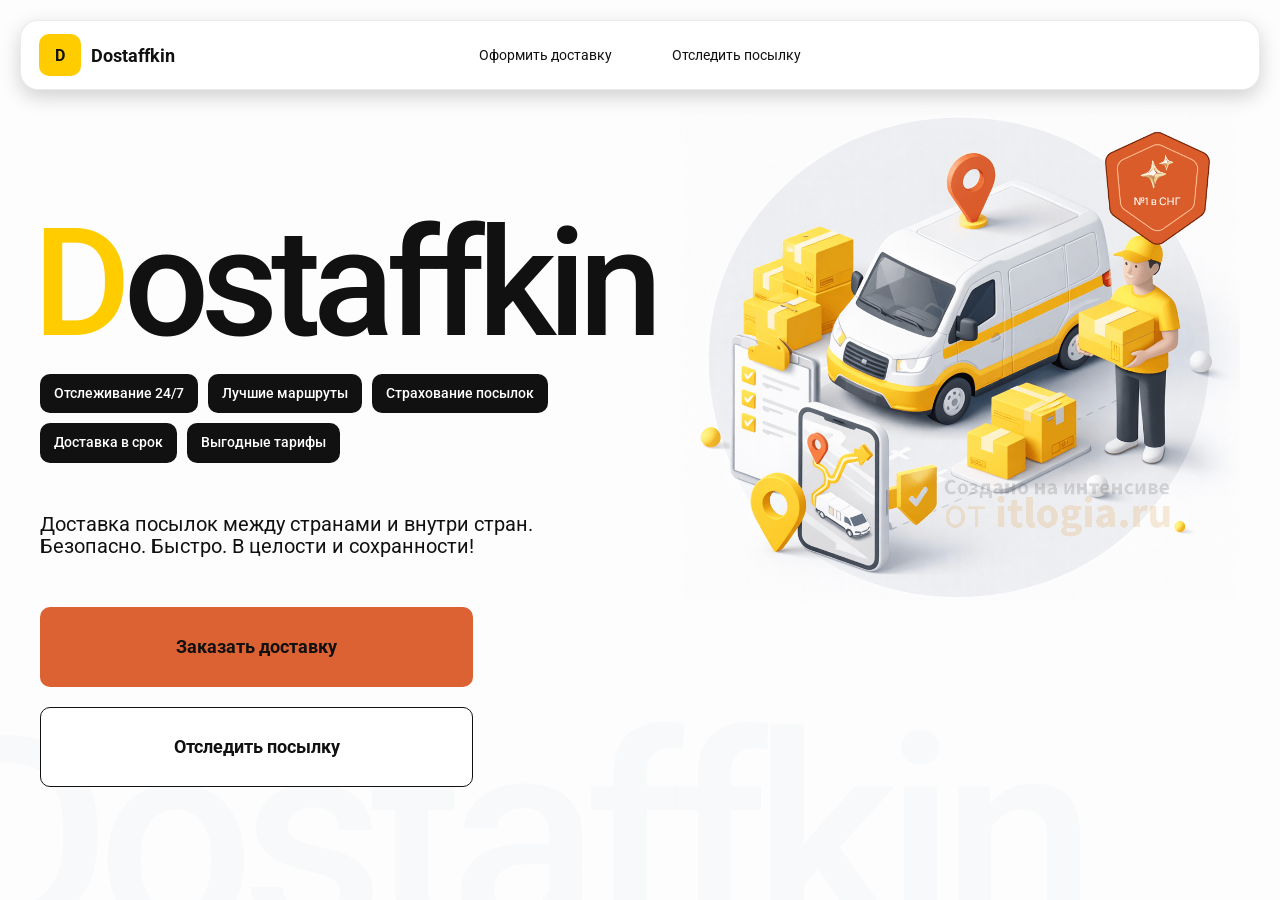
<file: index.html>
<!doctype html>
<html lang="ru">

<head>
    <meta charset="utf-8" />
    <meta name="viewport" content="width=device-width,initial-scale=1,maximum-scale=1,user-scalable=0" />
    <title>Dostaffkin — Доставка посылок между странами и внутри стран. Безопасно. Быстро. В целости и сохранности!
    </title>

    <link rel="stylesheet" href="styles/base.css" />
    <link rel="stylesheet" href="styles/base_adaptive.css" />
    <link rel="stylesheet" href="styles/index.css" />
    <link rel="stylesheet" href="styles/index_adaptive.css" />
</head>

<body>
    <div class="container">
        <header class="header">
            <a class="header-brand" href="#">
                <div class="header-logo">D</div>
                <div class="header-title">Dostaffkin</div>
            </a>
            <nav class="header-menu">
                <a class="header-link" href="./order.html">Оформить <span>доставку</span></a>
                <a class="header-link" href="./track.html">Отследить <span>посылку</span></a>
            </nav>
        </header>
        <main class="main">
            <section class="main-info">
                <div class="main-title">
                    <span>D</span>ostaffkin
                </div>
                <div class="main-features">
                    <div class="main-feature">Отслеживание 24/7</div>
                    <div class="main-feature">Лучшие маршруты</div>
                    <div class="main-feature">Страхование посылок</div>
                    <div class="main-feature">Доставка в срок</div>
                    <div class="main-feature">Выгодные тарифы</div>
                </div>
                <div class="main-description">
                    Доставка посылок между странами и внутри стран.
                    Безопасно. Быстро. В целости и сохранности!
                </div>
                <div class="main-actions">
                    <a class="button" type="button" href="./order.html">Заказать доставку</a>
                    <a class="button button-white" type="button" href="./track.html">Отследить посылку</a>
                </div>
            </section>
            <div class="main-title-ghost">Dostaffkin</div>
            <section class="main-image">
                <img src="images/main-image.png" alt="Main image" />
            </section>
        </main>
    </div>
</body>

</html>
</file>
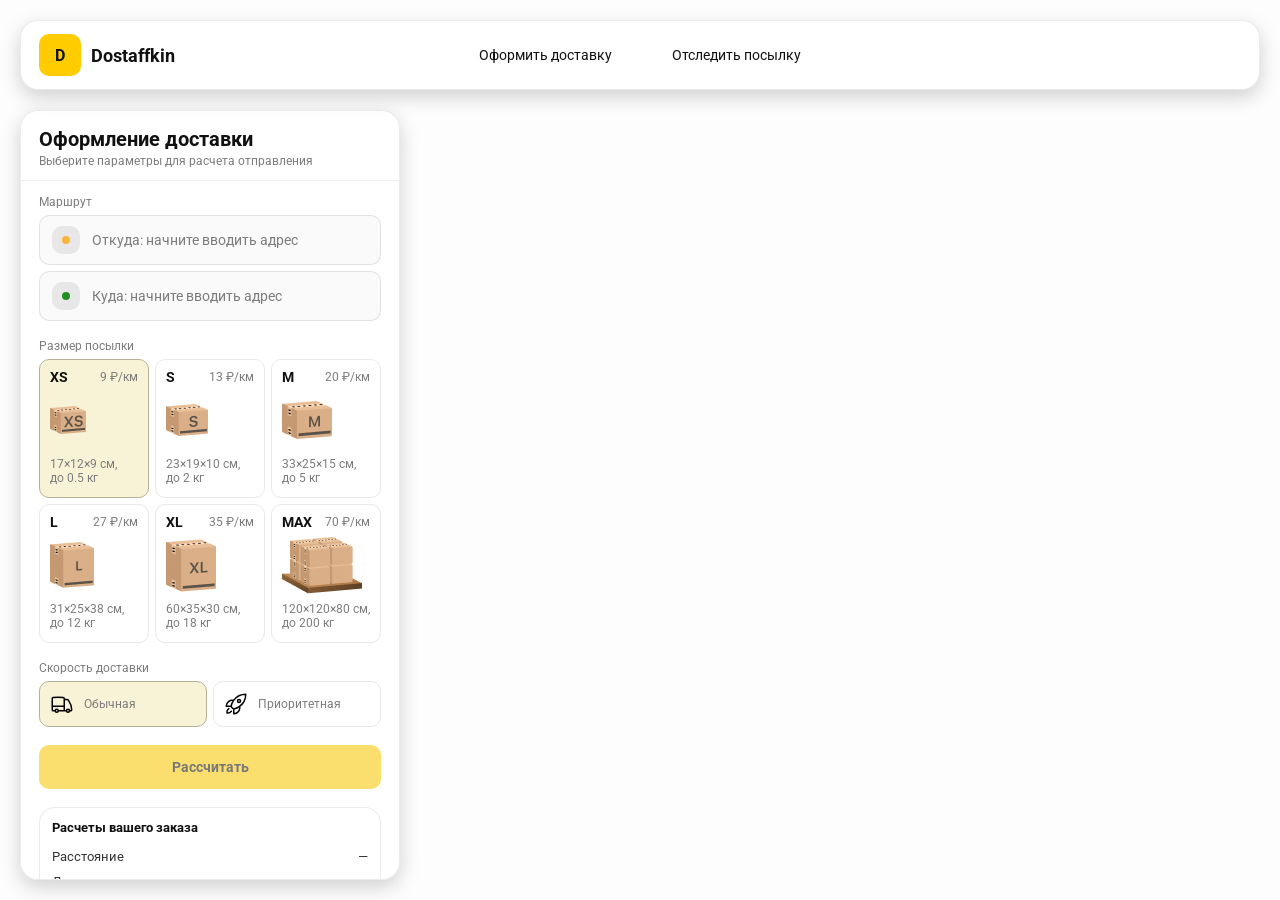
<file: order.html>
<!doctype html>
<html lang="ru">

<head>
    <meta charset="utf-8" />
    <meta name="viewport" content="width=device-width,initial-scale=1,maximum-scale=1,user-scalable=0" />
    <title>Оформление доставки</title>

    <link rel="stylesheet" href="styles/base.css" />
    <link rel="stylesheet" href="styles/base_adaptive.css" />

    <link rel="stylesheet" href="styles/order.css" />
    <link rel="stylesheet" href="styles/order_adaptive.css" />

    <script src="https://api-maps.yandex.ru/2.1/?lang=ru_RU&apikey=2f3e536b-346d-4500-8c23-6933c6b5b1ba&suggest_apikey=f9b94520-c6e2-4ec6-ab2f-d0bc303a9689" type="text/javascript"></script>
</head>

<body>

    <div id="map"></div>

    <header class="header">
        <a class="header-brand" href="./index.html">
            <div class="header-logo">D</div>
            <div class="header-title">Dostaffkin</div>
        </a>
        <nav class="header-menu">
            <a class="header-link" href="#">Оформить <span>доставку</span></a>
            <a class="header-link" href="./track.html">Отследить <span>посылку</span></a>
        </nav>
    </header>

    <aside class="main" id="sidebar">

        <div class="main-header">
            <div class="main-title">Оформление доставки</div>
            <div class="main-text">Выберите параметры для расчета отправления</div>
        </div>

        <div class="main-content">
            <div class="main-route">
                <div class="main-block-title">Маршрут</div>
                <div class="main-fields">
                    <div class="main-field" id="fromField">
                        <div class="main-pin"></div>
                        <input id="from" placeholder="Откуда: начните вводить адрес" autocomplete="off" />
                        <div class="main-ac" id="fromAc" role="listbox" aria-label="Подсказки адресов"></div>
                    </div>

                    <div class="main-field" id="toField">
                        <div class="main-pin"></div>
                        <input id="to" placeholder="Куда: начните вводить адрес" autocomplete="off" />
                        <div class="main-ac" id="toAc" role="listbox" aria-label="Подсказки адресов"></div>
                    </div>
                </div>
            </div>

            <div class="main-package">
                <div class="main-block-title">Размер посылки</div>

                <div class="main-sizes">
                    <div class="main-size-card is-active" data-value="xs">
                        <div class="main-size-top">
                            <div class="main-size-label">XS</div>
                            <div class="main-size-rate">9 ₽/км</div>
                        </div>
                        <div class="main-size-media">
                            <img src="images/sizes/xs.png" alt="Короб XS" />
                        </div>
                        <div class="main-size-description">17×12×9 см,<br>до 0.5 кг</div>
                    </div>

                    <div class="main-size-card" data-value="s">
                        <div class="main-size-top">
                            <div class="main-size-label">S</div>
                            <div class="main-size-rate">13 ₽/км</div>
                        </div>
                        <div class="main-size-media">
                            <img src="images/sizes/s.png" alt="Короб S" />
                        </div>
                        <div class="main-size-description">23×19×10 см,<br>до 2 кг</div>
                    </div>

                    <div class="main-size-card" data-value="m">
                        <div class="main-size-top">
                            <div class="main-size-label">M</div>
                            <div class="main-size-rate">20 ₽/км</div>
                        </div>
                        <div class="main-size-media">
                            <img src="images/sizes/m.png" alt="Короб M" />
                        </div>
                        <div class="main-size-description">33×25×15 см,<br>до 5 кг</div>
                    </div>

                    <div class="main-size-card" data-value="l">
                        <div class="main-size-top">
                            <div class="main-size-label">L</div>
                            <div class="main-size-rate">27 ₽/км</div>
                        </div>
                        <div class="main-size-media">
                            <img src="images/sizes/l.png" alt="Короб L" />
                        </div>
                        <div class="main-size-description">31×25×38 см,<br>до 12 кг</div>
                    </div>

                    <div class="main-size-card" data-value="xl">
                        <div class="main-size-top">
                            <div class="main-size-label">XL</div>
                            <div class="main-size-rate">35 ₽/км</div>
                        </div>
                        <div class="main-size-media">
                            <img src="images/sizes/xl.png" alt="Короб XL" />
                        </div>
                        <div class="main-size-description">60×35×30 см,<br>до 18 кг</div>
                    </div>

                    <div class="main-size-card" data-value="max">
                        <div class="main-size-top">
                            <div class="main-size-label">MAX</div>
                            <div class="main-size-rate">70 ₽/км</div>
                        </div>
                        <div class="main-size-media main-size-media-palleta">
                            <img src="images/sizes/max.png" alt="Паллета" />
                        </div>
                        <div class="main-size-description">120×120×80 см,<br>до 200 кг</div>
                    </div>
                </div>
            </div>

            <div class="main-speed">
                <div class="main-block-title">Скорость доставки</div>

                <div class="main-speeds">
                    <div class="main-speed-card is-active" data-value="regular">
                        <img class="main-speed-media" src="images/icons/regular.svg" alt="Regular" />
                        <div class="main-speed-description">Обычная</div>
                    </div>
                    <div class="main-speed-card" data-value="fast">
                        <img class="main-speed-media" src="images/icons/fast.svg" alt="Fast" />
                        <div class="main-speed-description">Приоритетная</div>
                    </div>

                </div>
            </div>

            <div class="main-calculate-block">
                <button id="calc" class="button calculate-button" type="button" disabled>Рассчитать</button>
            </div>

            <div class="main-result" id="result">
                <div class="main-result-title">Расчеты вашего заказа</div>
                <div class="main-result-lines">
                    <div class="main-result-line"><span>Расстояние</span><span id="distanceValue">—</span></div>
                    <div class="main-result-line"><span>Доставим через</span><span id="durationValue">—</span></div>
                    <div class="main-result-line"><span>Тариф</span><span id="rateValue">—</span></div>
                </div>
                <div class="main-price">
                    <div class="main-price-label">Итого</div>
                    <div class="main-price-value" id="totalValue">—</div>
                </div>
            </div>

            <div class="main-order-box">
                <div class="main-order-form" id="orderForm">
                    <div class="main-order-title">Оформление доставки</div>
                    <div class="main-block-info-row">
                        <div class="main-block-title">Контакты</div>
                        <div class="order-fields">
                            <div class="main-field">
                                <input id="customerName" placeholder="Ваше имя" autocomplete="off" />
                            </div>
                            <div class="main-field">
                                <input id="customerPhone" placeholder="Ваш телефон" autocomplete="off"
                                    inputmode="tel" />
                            </div>
                        </div>
                    </div>
                    <div class="main-block-info-row extra-info">
                        <div class="main-block-title">Дополнительная информация</div>
                        <div class="main-field textarea">
                            <textarea id="comment" placeholder="Детали доставки и комментарии"></textarea>
                        </div>
                    </div>
                    <button id="submit" class="button main-submit-request" type="button" disabled>Отправить
                        заявку
                    </button>
                </div>

                <div class="main-order-success" id="orderSuccess">
                    <div class="main-success-icon">✓</div>
                    <div class="main-success-title">Заявка отправлена!</div>
                    <div class="main-success-title">Номер отправления – <span id="orderId"></span></div>
                    <div class="main-success-subtitle">Мы скоро свяжемся с вами</div>
                </div>
            </div>

        </div>

    </aside>

    <script src="./scripts/order.js"></script>
</body>

</html>
</file>
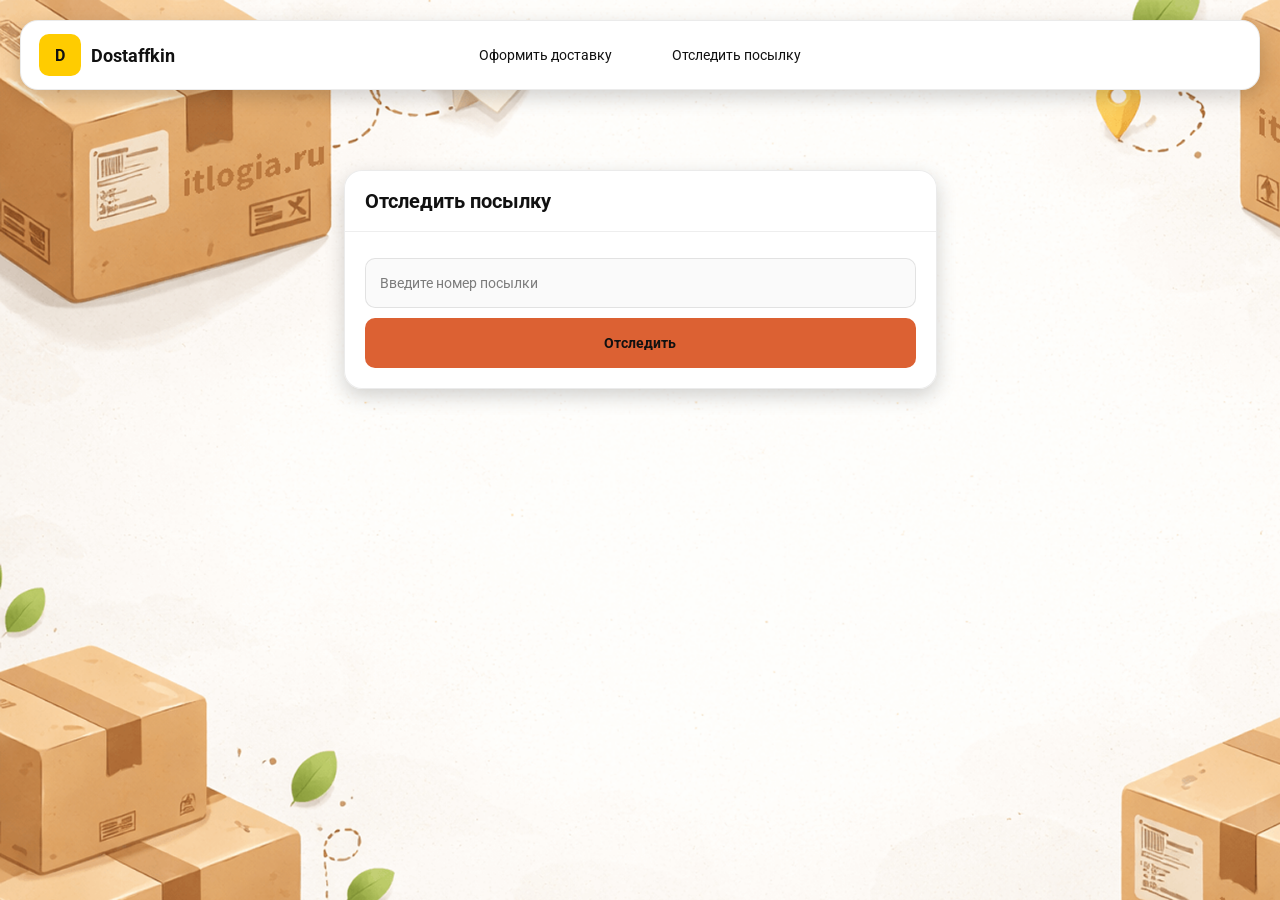
<file: track.html>
<!doctype html>
<html lang="ru">

<head>
    <meta charset="utf-8" />
    <meta name="viewport" content="width=device-width,initial-scale=1,maximum-scale=1,user-scalable=0" />
    <title>Отследить посылку</title>
    <link rel="stylesheet" href="styles/base.css" />
    <link rel="stylesheet" href="styles/base_adaptive.css" />

    <link rel="stylesheet" href="styles/track.css" />
    <link rel="stylesheet" href="styles/track_adaptive.css" />
</head>

<body>

    <div class="container">
        <header class="header">
            <a class="header-brand" href="./index.html">
                <div class="header-logo">D</div>
                <div class="header-title">Dostaffkin</div>
            </a>
            <nav class="header-menu">
                <a class="header-link" href="./order.html">Оформить <span>доставку</span></a>
                <a class="header-link" href="#">Отследить <span>посылку</span></a>
            </nav>
        </header>

        <main class="track-content">
            <section class="track-card track-search">
                <div class="track-title">Отследить посылку</div>
                <div class="track-action">
                    <div class="main-field track-field">
                        <input id="trackNumber" placeholder="Введите номер посылки" autocomplete="off" />
                    </div>
                    <button id="trackButton" class="button track-button" type="button">Отследить</button>
                </div>
            </section>

            <section class="track-card track-result" id="trackResult">
                <div class="track-result-header">
                    <div class="track-id" id="trackIdValue"></div>
                    <div class="track-routes">
                        <div class="track-route">
                            <div class="track-route-pin">
                                <svg xmlns="http://www.w3.org/2000/svg" fill="none" viewBox="0 0 24 24"
                                    stroke-width="1.5" stroke="orange" class="size-6">
                                    <path stroke-linecap="round" stroke-linejoin="round"
                                        d="M15 10.5a3 3 0 1 1-6 0 3 3 0 0 1 6 0Z" />
                                    <path stroke-linecap="round" stroke-linejoin="round"
                                        d="M19.5 10.5c0 7.142-7.5 11.25-7.5 11.25S4.5 17.642 4.5 10.5a7.5 7.5 0 1 1 15 0Z" />
                                </svg>
                            </div>
                            <div class="track-route-address" id="trackFromValue">
                                Откуда: Москва, улица Арбат, 1
                            </div>
                        </div>
                        <div class="track-route track-route-arrow">
                            <svg xmlns="http://www.w3.org/2000/svg" fill="none" viewBox="0 0 24 24" stroke-width="1.5"
                                stroke="currentColor" class="size-6">
                                <path stroke-linecap="round" stroke-linejoin="round"
                                    d="M19.5 13.5 12 21m0 0-7.5-7.5M12 21V3" />
                            </svg>
                        </div>
                        <div class="track-route">
                            <div class="track-route-pin">
                                <svg xmlns="http://www.w3.org/2000/svg" fill="none" viewBox="0 0 24 24"
                                    stroke-width="1.5" stroke="green" class="size-6">
                                    <path stroke-linecap="round" stroke-linejoin="round"
                                        d="M15 10.5a3 3 0 1 1-6 0 3 3 0 0 1 6 0Z" />
                                    <path stroke-linecap="round" stroke-linejoin="round"
                                        d="M19.5 10.5c0 7.142-7.5 11.25-7.5 11.25S4.5 17.642 4.5 10.5a7.5 7.5 0 1 1 15 0Z" />
                                </svg>
                            </div>
                            <div class="track-route-address" id="trackToValue">
                                Куда: Минск, проспект Независимости, 58
                            </div>
                        </div>
                    </div>
                </div>
                <div class="track-info">
                    <div class="track-status-title">Статус данной посылки:</div>
                    <div class="track-status-list" id="trackStatusList">
                    </div>
                </div>
            </section>
        </main>
    </div>

    <script src="./scripts/track.js"></script>
</body>

</html>
</file>
<file: styles/base.css>
*, *::before, *::after {
    box-sizing: border-box;
}

@font-face {
    font-family: "Roboto";
    src: url("../fonts/Roboto-Regular.ttf");
    font-weight: normal;
}

@font-face {
    font-family: "Roboto";
    src: url("../fonts/Roboto-Bold.ttf");
    font-weight: bold;
}

@font-face {
    font-family: "Roboto";
    src: url("../fonts/Roboto-Medium.ttf");
    font-weight: 500;
}

html, body {
    margin: 0;
    color: #111111;
    font-family: "Roboto", sans-serif;
}

body {
    background: #FDFDFD;
}

.header {
    border-radius: 18px;
    box-shadow: 0 7px 20px 0 #0000002E;
    backdrop-filter: blur(10px);
    background: #ffffff;
    left: 20px;
    border: 1px solid rgba(0, 0, 0, 0.08);
    position: fixed;
    right: 20px;
    top: 20px;
    padding: 14px 18px;
    height: 70px;
    display: flex;
    align-items: center;
    z-index: 6;
}

.header-brand {
    display: flex;
    align-items: center;
    text-decoration: none;
    gap: 10px;
}

.header-logo {
    width: 42px;
    height: 42px;
    border-radius: 10px;
    background: #FFCC00;
    display: grid;
    place-items: center;
    font-weight: bold;
    color: #111;
}

.header-title {
    font-size: 18px;
    font-weight: bold;
    color: #111111;
    text-decoration: none;
}

.header-menu {
    display: flex;
    align-items: center;
    gap: 60px;
    margin: 0;
    position: absolute;
    left: 50%;
    transform: translateX(-50%);
}

.header-link {
    font-size: 14px;
    color: #111111;
    text-decoration: none;
}

.button {
    border: 0;
    outline: none;
    height: 44px;
    border-radius: 10px;
    font-size: 14px;
    font-weight: bold;
    cursor: pointer;
    font-family: inherit;
    transition: transform .08s ease, opacity .12s ease;
    background: #DC6133;
    color: #111111;
    text-align: center;
    text-decoration: none;
}

.button:hover {
    background-color: #E5BC19;
}

.button:disabled {
    cursor: not-allowed;
    background-color: #FADE6E;
    color: #787878;
    transform: none;
}

.button.button-white {
    background: #ffffff;
    border: 1px solid #111111;
}

.button.button-white:hover {
    background: rgb(241 241 241);
}

.main-field {
    display: flex;
    align-items: center;
    margin-top: 6px;
    gap: 10px;
    border: 1px solid #1111111A;
    background: #FAFAFA;
    border-radius: 10px;
    padding: 10px 12px;
    position: relative;
    box-sizing: border-box;
    height: 50px;
}

.main-field.textarea {
    height: auto;
}

.main-pin {
    width: 28px;
    height: 28px;
    border-radius: 10px;
    background: rgba(17, 17, 17, 0.08);
    display: grid;
    place-items: center;
    flex: 0 0 auto;
    position: relative;
}

.main-pin::before {
    content: "";
    width: 8px;
    height: 8px;
    border-radius: 999px;
    background: orange;
    opacity: .75;
    display: block;
}

.main-field:last-child .main-pin::before {
    background: green;
    opacity: .85;
}

input, textarea {
    width: 100%;
    border: 0;
    outline: none;
    background: transparent;
    font-size: 14px;
    color: #111111;
    font-family: inherit;
}

textarea {
    resize: vertical;
    min-height: 72px;
    padding: 2px 0;
}

input::placeholder, textarea::placeholder {
    color: #7C7C7C;
}

.main-field:focus-within {
    border-color: rgba(0, 0, 0, 0.20);
    box-shadow: 0 0 0 4px rgba(255, 204, 0, 0.35);
    background: rgba(255, 255, 255, 0.75);
}
</file>
<file: styles/base_adaptive.css>
@media (max-width: 767px) {
    .header {
        left: 10px;
        right: 10px;
        top: 10px;
    }

    .header-link span {
        display: none;
    }

    .header-menu {
        gap: 20px;
        justify-content: flex-start;
        margin: 0 0 0 30px;
        position: static;
        transform: none;
    }
}

@media (max-width: 420px) {
    .header-title {
        display: none;
    }
}

@media (max-width: 374px) {
    .header-menu {
        gap: 10px;
        margin: 0 0 0 10px;
    }
}
</file>
<file: styles/index.css>
.container {
    overflow: hidden;
    min-height: 100vh;
}

.main {
    padding: 111px 40px 40px;
    position: relative;
    display: flex;
}

.main-info {
    max-width: 840px;
    width: 100%;
    position: relative;
}

.main-title {
    margin-top: 98px;
    font-weight: 500;
    font-size: 200px;
    line-height: 1;
    letter-spacing: -0.05em;
    color: #111111;
    left: -15px;
    position: relative;
}

.main-title span {
    color: #ffcc00;
}

.main-features {
    margin-top: 15px;
    display: flex;
    flex-wrap: wrap;
    gap: 10px;
}

.main-feature {
    background: #111111;
    color: #ffffff;
    padding: 12px 14px;
    font-weight: 500;
    font-size: 14px;
    line-height: 1.1;
    border-radius: 10px;
}

.main-description {
    margin-top: 50px;
    max-width: 500px;
    font-size: 20px;
    line-height: 1.1;
    color: #111111;
}

.main-actions {
    margin-top: 50px;
    display: flex;
    flex-direction: column;
    gap: 20px;
}

.main-actions .button {
    height: 80px;
    width: 433px;
    font-size: 18px;
    font-weight: bold;
    place-items: center;
    display: grid;
}

.main-image {
    width: 1024px;
    top: 100px;
    z-index: -2;
}

.main-image img {
    width: 100%;
    max-width: 1024px;
    height: auto;
    display: block;
}

.main-image {
    width: 1024px;
    top: 100px;
    z-index: -2;
}

.main-image img {
    width: 100%;
    max-width: 1024px;
    height: auto;
    display: block;
}

.main-title-ghost {
    position: absolute;
    z-index: -1;
    left: -70px;
    bottom: -150px;
    font-weight: 500;
    font-size: 278px;
    line-height: 1;
    letter-spacing: -0.05em;
    color: #ECEDF04D;
}
</file>
<file: styles/index_adaptive.css>
@media (max-width: 1760px) {
    .main-title {
        font-size: 150px;
        left: -7px;
    }

    .main-info {
        max-width: 640px;
    }
}

@media (max-width: 1200px) {
    .main-info {
        max-width: 540px;
    }

    .main {
        padding: 111px 20px 20px;
    }

    .main-title {
        font-size: 120px;
        left: -4px;
    }

    .main-title-ghost {
        font-size: 220px;
    }
}

@media (max-width: 1024px) {
    .main-title {
        margin-top: 30px;
    }

    .main {
        flex-direction: column-reverse;
    }

    .main-image {
        max-width: 350px;
        position: absolute;
        left: 370px;
        top: 370px;
    }

    .main-info {
        max-width: 100%;
    }

    .main-actions {
        gap: 10px;
    }

    .main-actions .button {
        height: 50px;
        font-size: 14px;
        width: auto;
        max-width: 300px;
    }

    .main-description {
        max-width: 350px;
    }
}

@media (max-width: 570px) {
    .main-title {
        font-size: 88px;
    }

    .main-description {
        max-width: 100%
    }

    .main-actions {
       width: 100%;
    }

    .main-actions .button {
        width: 100%;
        max-width: 100%
    }

    .main-image {
        max-width: 650px;
        position: absolute;
        left: 170px;
        top: 70px;
        opacity: 0.2;
    }
}

@media (max-width: 400px) {
    .main-title {
        font-size: 70px;
    }
}
</file>
<file: styles/order.css>
#map {
    position: fixed;
    inset: 0;
}

.main {
    border-radius: 18px;
    box-shadow: 0 7px 20px 0 #0000002E;
    backdrop-filter: blur(10px);
    background: rgba(255, 255, 255, 0.96);
    left: 20px;
    border: 1px solid rgba(0, 0, 0, 0.08);
    position: fixed;
    top: 110px;
    bottom: 20px;
    width: 380px;
    display: flex;
    flex-direction: column;
    overflow: hidden;
    z-index: 5;
}

.main-header {
    padding: 18px 18px 12px 18px;
    border-bottom: 1px solid rgba(0, 0, 0, 0.06);
    display: flex;
    flex-direction: column;
}

.main-title {
    font-size: 20px;
    line-height: 100%;
    font-weight: bold;
}

.main-text {
    font-size: 12px;
    margin-top: 5px;
    color: #7C7C7C;
}

.main-content {
    padding: 14px 18px 18px 18px;
    overflow: auto;
    scrollbar-width: none;
    display: flex;
    flex-direction: column;
    gap: 18px;
    flex: 1;
}

.main-block-title {
    font-size: 12px;
    color: #7C7C7C;
}

.main-route .main-block-title,
.main-package .main-block-title {
    margin-bottom: 6px;
}

.main-sizes {
    display: grid;
    gap: 6px;
    grid-template-columns: repeat(3, 1fr);
}

.main-size-card {
    border: 1px solid #E8E8E7;
    background: #FFFFFF;
    border-radius: 10px;
    padding: 10px;
    cursor: pointer;
    user-select: none;
    transition: transform .08s ease, border-color .12s ease, background .12s ease;
    min-height: 139px;
}

.main-size-card:hover {
    transform: translateY(-1px);
}

.main-size-card.is-active {
    background-color: #F8F2D6;
    border-color: #B7B196;
}

.main-size-top {
    display: flex;
    align-items: center;
    justify-content: space-between;
}

.main-size-label {
    font-weight: bold;
    font-size: 14px;
    color: #111111;
    line-height: 100%;
}

.main-size-rate {
    font-size: 12px;
    color: #7C7C7C;
    line-height: 100%;
}

.main-size-media {
    margin-top: 8px;
    height: 57px;
}

.main-size-description {
    margin-top: 8px;
    font-size: 12px;
    color: #7C7C7C;
    line-height: 1.2;
}

.calculate-button {
    width: 100%;
}

.main-result {
    border: 1px solid rgba(0, 0, 0, 0.08);
    background: rgba(255, 255, 255, 0.75);
    border-radius: 16px;
    padding: 12px;
    line-height: 1.25;
}

.main-result-title {
    font-weight: bold;
    font-size: 13px;
    color: #111111;
    margin-bottom: 13px;
}

.main-result-lines {
    gap: 8px;
    display: flex;
    flex-direction: column;
}

.main-result-line {
    font-size: 13px;
    color: rgba(17, 17, 17, 0.85);
    display: flex;
    justify-content: space-between;
}

.main-price {
    margin-top: 18px;
    padding-top: 10px;
    border-top: 1px dashed rgba(0, 0, 0, 0.12);
    display: flex;
    align-items: baseline;
    justify-content: space-between;
}

.main-price-label {
    font-size: 12px;
    color: rgba(17, 17, 17, 0.55);
}

.main-price-value {
    font-size: 20px;
    font-weight: bold;
    color: #111111;
    letter-spacing: -0.3px;
}

.main-order-box {
    background: #ffffff;
    border: 1px solid #E8E8E7;
    border-radius: 10px;
    padding: 12px;
}

.main-order-title {
    margin-bottom: 8px;
    font-weight: bold;
    font-size: 14px;
    color: #111111;
}

.main-block-info {
    display: flex;
    flex-direction: column;
    gap: 6px;
}

.order-fields {
    display: grid;
    grid-template-columns: 1fr 1fr;
    column-gap: 10px;
    margin-top: 6px;
}

.main-block-info-row.extra-info {
    display: block;
    margin-top: 13px;
}

.main-submit-request {
    width: 100%;
    margin-top: 6px;
}

.main-order-success {
    display: none;
    text-align: center;
    padding: 22px 12px;
    gap: 12px;
}

.main-order-success.is-visible {
    display: flex;
    flex-direction: column;
    align-items: center;
}

.main-success-icon {
    width: 56px;
    height: 56px;
    border-radius: 50%;
    background: #16a34a;
    color: #ffffff;
    display: grid;
    place-items: center;
    font-size: 30px;
}

.main-success-title {
    font-size: 14px;
    font-weight: bold;
    color: #111111;
}

.main-success-subtitle {
    font-size: 12px;
    color: rgba(17, 17, 17, 0.55);
    line-height: 1.3;
}

.main-speed .main-block-title {
    margin-bottom: 6px;
}

.main-speeds {
    display: grid;
    gap: 6px;
    grid-template-columns: repeat(2, 1fr);
}

.main-speed-card {
    border: 1px solid #E8E8E7;
    background: #FFFFFF;
    border-radius: 10px;
    padding: 10px;
    cursor: pointer;
    user-select: none;
    transition: transform .08s ease, border-color .12s ease, background .12s ease;
    display: flex;
    align-items: center;
    gap: 10px;
}

.main-speed-card:hover {
    transform: translateY(-1px);
}

.main-speed-card.is-active {
    background-color: #F8F2D6;
    border-color: #B7B196;
}

.main-speed-description {
    font-size: 12px;
    color: #7C7C7C;
    line-height: 1.2;
}
</file>
<file: styles/order_adaptive.css>
@media (max-width: 767px) {
    .main {
        left: 10px;
        right: 10px;
        top: 50%;
        bottom: 12px;
        width: auto;
        max-width: none;
    }
}

@media (max-width: 420px) {
    .main-sizes {
        grid-template-columns: repeat(2, 1fr);
    }
}
</file>
<file: styles/track.css>
.container {
    background: #F4F4F4 url("../images/track-bg.png");
    background-size: cover;
    min-height: 100vh;
    padding: 170px 0 50px 0;
}

.track-content {
    width: 593px;
    margin: 0 auto;
}

.track-card {
    width: 100%;
    border-radius: 18px;
    box-shadow: 0 7px 20px 0 #0000002E;
    backdrop-filter: blur(10px);
    background: rgba(255, 255, 255, 0.96);
    border: 1px solid rgba(0, 0, 0, 0.08);
}

.track-title {
    font-size: 20px;
    line-height: 100%;
    font-weight: bold;
    border-bottom: 1px solid #EEEEEE;
    padding: 20px;
}

.track-action {
    padding: 20px;
}

.track-button {
    width: 100%;
    height: 50px;
}

.track-field {
    margin-bottom: 10px;
}

.track-result {
    margin-top: 5px;
    display: none;
}

.track-result.is-visible {
    display: block;
}

.track-result-header {
    font-weight: bold;
    font-size: 14px;
    color: #111111;
    padding: 20px;
    border-bottom: 1px solid #EEEEEE;
}

.track-id {
    margin-bottom: 12px;
    font-size: 20px;
}

.track-routes {
    display: flex;
    flex-direction: column;
    gap: 10px;
    font-weight: normal;
}

.track-route {
    display: flex;
    align-items: center;
    gap: 10px;
}

.track-route-pin {
    width: 24px;
    height: 24px;
    flex-shrink: 0;
}

.track-route-arrow {
    padding: 15px 0;
    width: 24px;
    height: 24px;
}

.track-info {
    padding: 20px;
}

.track-status {
    display: flex;
    align-items: center;
    font-size: 12px;
    gap: 10px;
}

.track-status-title {
    font-size: 14px;
    color: #111111;
    margin-bottom: 20px;
}

.track-status-list {
    display: flex;
    flex-direction: column;
    gap: 15px;
}

.track-status-icon {
    width: 40px;
    height: 40px;
    border-radius: 50%;
    background: rgba(17, 17, 17, 0.08);
    display: grid;
    place-items: center;
    flex: 0 0 auto;
}

.track-status.created .track-status-icon {
    background-color: #F1CB00;
}

.track-status.in-way .track-status-icon {
    background-color: #F08A11;
}

.track-status.ready .track-status-icon {
    background-color: #A35D0A;
}

.track-status.done .track-status-icon {
    background-color: #37C93B;
}

.track-status-text {
    display: flex;
    align-items: center;
    justify-content: space-between;
    color: #111111;
    font-size: 12px;
    flex: 1;
}

.track-status-date {
    color: rgba(17, 17, 17, 0.55);
}
</file>
<file: styles/track_adaptive.css>
@media (max-width: 767px) {
    .container {
        padding: 130px 0 50px 0;
    }

    .track-content {
        width: 100%;
        padding-left: 10px;
        padding-right: 10px;
    }

    .track-result-header {
        padding: 20px;
    }
}
</file>
